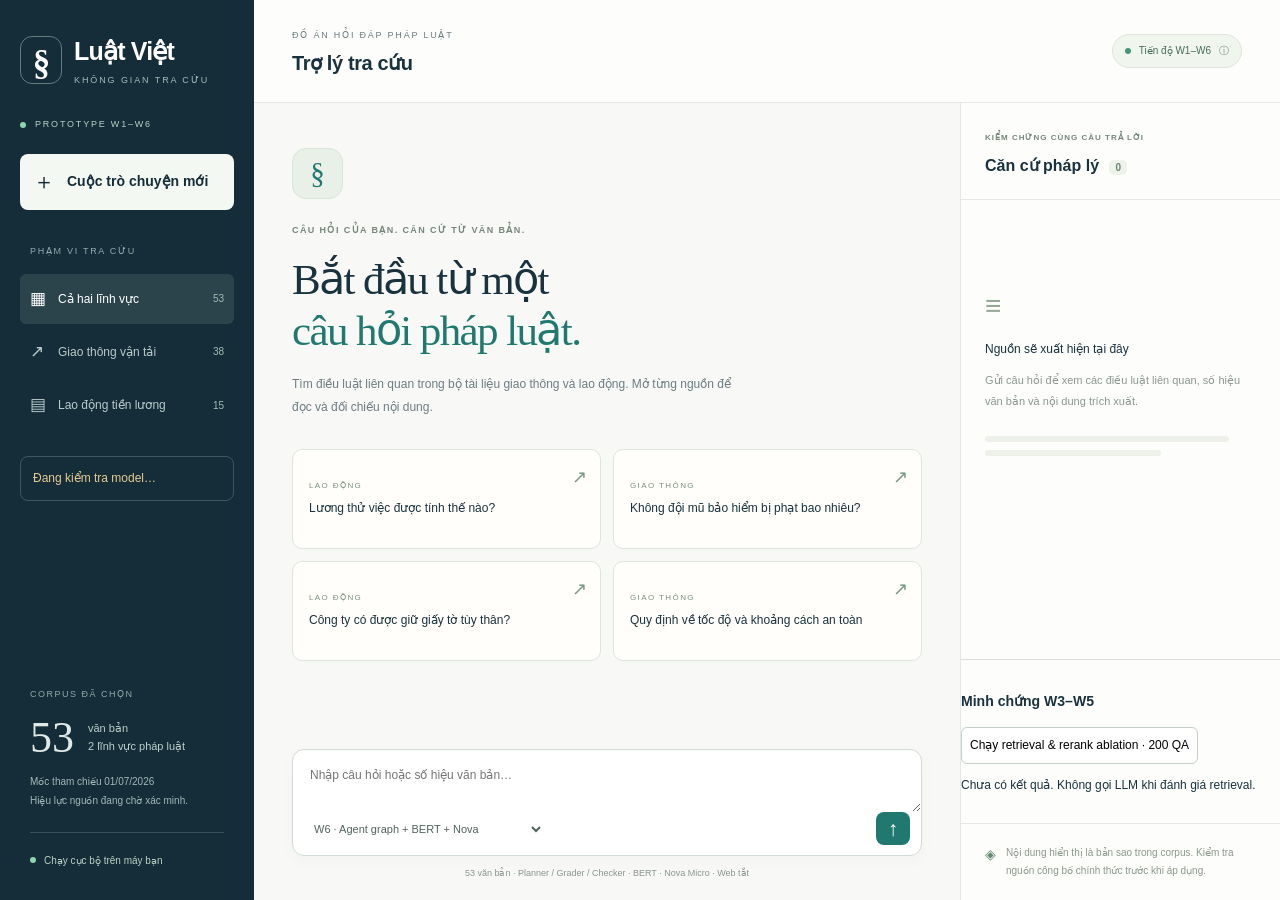
<file: W03/code/index.html>
<!doctype html>
<html lang="vi">
<head><meta charset="utf-8"><meta name="viewport" content="width=device-width,initial-scale=1"><title>Luật Việt · Prototype W1–W6</title><link rel="stylesheet" href="/style.css"><script src="/app.js" defer></script></head>
<body>
<aside class="sidebar">
  <a class="brand" href="/" aria-label="Luật Việt trang đầu"><span class="brand-icon">§</span><span>Luật Việt<small>KHÔNG GIAN TRA CỨU</small></span></a>
  <div class="edition"><i></i> PROTOTYPE W1–W6</div>
  <button class="new-chat" id="new-chat"><span>＋</span> Cuộc trò chuyện mới</button>
  <div class="nav-label">PHẠM VI TRA CỨU</div>
  <nav aria-label="Chọn lĩnh vực">
    <button class="scope active" data-domain="all"><span>▦</span> Cả hai lĩnh vực<span class="count">53</span></button>
    <button class="scope" data-domain="giaoThong_VanTai"><span>↗</span> Giao thông vận tải<span class="count">38</span></button>
    <button class="scope" data-domain="laoDong_TienLuong"><span>▤</span> Lao động tiền lương<span class="count">15</span></button>
  </nav>
  <div id="runtime-status" class="runtime-status" role="status">Đang kiểm tra model…</div><div class="sidebar-bottom"><span class="tiny-label">CORPUS ĐÃ CHỌN</span><div class="sidebar-stats"><strong>53</strong><span>văn bản<br>2 lĩnh vực pháp luật</span></div><p>Mốc tham chiếu 01/07/2026<br>Hiệu lực nguồn đang chờ xác minh.</p><div class="local"><i></i> Chạy cục bộ trên máy bạn</div></div>
</aside>
<main>
  <header><div><span class="breadcrumb">ĐỒ ÁN HỎI ĐÁP PHÁP LUẬT</span><h1>Trợ lý tra cứu</h1></div><button class="mode" id="mode-info"><i></i> Tiến độ W1–W6 <span>ⓘ</span></button></header>
  <div class="workspace">
    <section class="chat-column" aria-label="Hội thoại">
      <div class="scroll-area" id="scroll-area">
        <section class="welcome" id="welcome">
          <div class="hero-mark">§</div><div class="eyebrow">CÂU HỎI CỦA BẠN. CĂN CỨ TỪ VĂN BẢN.</div>
          <h2>Bắt đầu từ một<br><em>câu hỏi pháp luật.</em></h2>
          <p>Tìm điều luật liên quan trong bộ tài liệu giao thông và lao động. Mở từng nguồn để đọc và đối chiếu nội dung.</p>
          <div class="suggestions">
            <button data-question="Tiền lương thử việc phải bằng bao nhiêu phần trăm lương chính thức?" data-domain="laoDong_TienLuong"><span class="topic">LAO ĐỘNG</span><strong>Lương thử việc được tính thế nào?</strong><span class="arrow">↗</span></button>
            <button data-question="Đi xe máy không đội mũ bảo hiểm bị phạt như thế nào?" data-domain="giaoThong_VanTai"><span class="topic">GIAO THÔNG</span><strong>Không đội mũ bảo hiểm bị phạt bao nhiêu?</strong><span class="arrow">↗</span></button>
            <button data-question="Công ty có được giữ bản chính giấy tờ tùy thân của người lao động không?" data-domain="laoDong_TienLuong"><span class="topic">LAO ĐỘNG</span><strong>Công ty có được giữ giấy tờ tùy thân?</strong><span class="arrow">↗</span></button>
            <button data-question="Điều 12 của Luật 36/2024/QH15 quy định về tốc độ và khoảng cách thế nào?" data-domain="giaoThong_VanTai"><span class="topic">GIAO THÔNG</span><strong>Quy định về tốc độ và khoảng cách an toàn</strong><span class="arrow">↗</span></button>
          </div>
        </section>
        <div id="messages" aria-live="polite" aria-relevant="additions"></div>
      </div>
      <div class="composer-wrap"><form id="chat-form"><label class="sr-only" for="question">Câu hỏi pháp luật</label><textarea id="question" maxlength="1600" rows="2" placeholder="Nhập câu hỏi hoặc số hiệu văn bản…"></textarea><div class="composer-toolbar"><label class="sr-only" for="method">Phương pháp</label><select id="method"><option value="agentic">W6 · Agent graph + BERT + Nova</option><option value="rerank">W5 · Hybrid + RRF + CrossEncoder + Nova</option><option value="hybrid">W4 · BM25/Dense + RRF + Nova</option><option value="dense">W3 · Dense RAG baseline + Nova</option></select><button id="send" type="submit" aria-label="Gửi câu hỏi">↑</button></div></form><div class="composer-note">53 văn bản · Planner / Grader / Checker · BERT · Nova Micro · Web tắt</div></div>
    </section>
    <aside class="sources-column"><div class="sources-heading"><div class="eyebrow">KIỂM CHỨNG CÙNG CÂU TRẢ LỜI</div><h2>Căn cứ pháp lý <span id="source-count">0</span></h2></div><div id="sources"><div class="empty-source"><span>≡</span><h3>Nguồn sẽ xuất hiện tại đây</h3><p>Gửi câu hỏi để xem các điều luật liên quan, số hiệu văn bản và nội dung trích xuất.</p><div class="skeleton"></div><div class="skeleton short"></div></div></div><section class="evaluation-panel"><h3>Minh chứng W3–W5</h3><button id="evaluation-button">Chạy retrieval & rerank ablation · 200 QA</button><div id="evaluation-results"><p>Chưa có kết quả. Không gọi LLM khi đánh giá retrieval.</p></div></section><div class="source-footer"><span>◈</span><p>Nội dung hiển thị là bản sao trong corpus. Kiểm tra nguồn công bố chính thức trước khi áp dụng.</p></div></aside>
  </div>
</main>
<dialog id="source-dialog"><div class="dialog-top"><span class="eyebrow">NỘI DUNG NGUỒN TRONG CORPUS</span><button id="close-source" aria-label="Đóng nguồn">×</button></div><h2 id="dialog-title"></h2><p id="dialog-meta"></p><p class="source-warning">Ngày hiển thị là ngày ban hành. Tình trạng hiệu lực tại mốc 01/07/2026 chưa được kiểm chứng.</p><pre id="dialog-text"></pre><p id="dialog-file"></p></dialog>
<dialog id="mode-dialog"><div class="dialog-top"><span class="eyebrow">PHẠM VI DEMO W1–W6</span><button id="close-mode" aria-label="Đóng thông tin">×</button></div><h2>Từ corpus đến câu trả lời có nguồn</h2><p>W1: 53 văn bản thuộc hai lĩnh vực, mốc tham chiếu 01/07/2026 và 50 QA pilot. W2: parser Điều/Khoản/Điểm, metadata và corpus v1.</p><p>W3: Dense baseline trên 100 QA. W4: BM25/Dense + RRF, so sánh retrieval trên 150 QA. W5: CrossEncoder và rerank ablation trên 200 QA.</p><p>W6: Planner → multi-query Dense → RRF → CrossEncoder → BERT → Grader → tổng hợp → Checker. LangGraph ghi lại các node và nhánh thực tế. Tối đa hai vòng retrieval; citation giữ chỉ số 0-based của nguồn đầu vào.</p><p>W3–W5 vẫn là các chế độ baseline riêng. W6 dùng chính sách lỗi, giữ vòng tốt nhất và điều kiện sinh lại của project gốc. Checker không xác nhận hiệu lực pháp lý.</p><p>200 câu hỏi và hiệu lực nguồn đang chờ rà soát. QA dev gồm pilot, không phải test độc lập. Hội thoại không lưu xuống DB; web tắt. W6 có nhiều lời gọi Nova cho các vai trò agent.</p></dialog>
<div id="toast" role="status"></div>
</body></html>
</file>
<file: style.css>
:root{--navy:#142d38;--ink:#19323d;--muted:#6c7c82;--teal:#20786e;--line:#e5e9e6;--paper:#f8f9f6;--white:#fff}*{box-sizing:border-box}body{margin:0;background:var(--paper);color:var(--ink);font-family:"Segoe UI",Arial,sans-serif;font-size:14px;line-height:1.55;display:flex;min-height:100vh}button,a,textarea{font:inherit}button{cursor:pointer}button:focus-visible,a:focus-visible,textarea:focus-visible{outline:3px solid #80b9ad;outline-offset:3px}button:disabled{cursor:wait;opacity:.5}.sidebar{width:254px;flex:none;background:var(--navy);color:#dfe9e6;padding:32px 20px;min-height:100vh;display:flex;flex-direction:column}.brand{color:white;text-decoration:none;display:flex;align-items:center;gap:12px;font-size:25px;letter-spacing:-.8px;font-weight:600}.brand small{display:block;font-size:9px;letter-spacing:1.9px;color:#a5bbb9;margin-top:3px;font-weight:400}.brand-icon{font-family:Georgia,serif;font-size:35px;border:1px solid #607d80;width:42px;height:48px;text-align:center;border-radius:12px}.edition{font-size:9px;letter-spacing:1.8px;color:#b6d4c7;margin:30px 0 22px;display:flex;align-items:center;gap:9px}i{display:inline-block;width:6px;height:6px;background:#8cd5b1;border-radius:50%;flex:none}.new-chat{display:flex;align-items:center;gap:12px;width:100%;background:#f4f8f2;border:0;border-radius:8px;padding:11px 13px;font-weight:600;color:var(--navy)}.new-chat span{font-size:22px;font-weight:400}.nav-label{font-size:9px;letter-spacing:1.7px;color:#94acae;margin:35px 10px 12px}.scope{display:flex;align-items:center;gap:10px;width:100%;border:0;background:transparent;color:#b9cbcb;padding:12px 10px;border-radius:6px;text-align:left;font-size:12px;margin:3px 0}.scope.active{background:#2b444c;color:white}.scope:hover{background:#263f48}.scope>span:first-child{font-size:17px;width:18px}.count{margin-left:auto;color:#a3bbb5;font-size:10px}.sidebar-bottom{margin-top:auto;padding:48px 10px 0}.tiny-label{font-size:9px;letter-spacing:1.5px;color:#91aaa9}.sidebar-stats{display:flex;gap:14px;align-items:center;margin:12px 0}.sidebar-stats strong{font-family:Georgia,serif;font-size:44px;font-weight:400;line-height:1}.sidebar-stats span{font-size:11px;color:#bdd0cb}.sidebar-bottom p{font-size:10px;color:#a3b8b7;line-height:1.9}.local{border-top:1px solid #35505a;padding-top:20px;margin-top:22px;font-size:10px;display:flex;align-items:center;gap:8px;color:#bcd1c8}main{min-width:0;flex:1;height:100vh;display:flex;flex-direction:column}header{height:103px;flex:none;border-bottom:1px solid var(--line);display:flex;align-items:center;justify-content:space-between;padding:20px 38px;background:#fdfefb}.breadcrumb{font-size:9px;letter-spacing:1.8px;color:var(--muted)}h1{font-size:20px;font-weight:600;margin:4px 0 0;letter-spacing:-.4px}.mode{border:1px solid #dce6de;background:#f0f6ee;border-radius:30px;padding:8px 12px;display:flex;gap:8px;align-items:center;font-size:10px;color:#476b5d}.mode i{background:#45967b}.mode>span{color:#778a80}.workspace{display:grid;grid-template-columns:minmax(400px,1fr) 320px;flex:1;min-height:0}.chat-column{display:flex;flex-direction:column;min-height:0;min-width:0}.scroll-area{flex:1;overflow:auto;padding:0 38px;scroll-behavior:smooth}.welcome{max-width:700px;margin:0 auto;padding:45px 0 25px}.hero-mark{font-family:Georgia,serif;font-size:29px;color:var(--teal);background:#e8f0e7;border:1px solid #d9e5d7;border-radius:14px;width:51px;height:51px;display:grid;place-items:center;margin-bottom:25px}.eyebrow{font-size:9px;font-weight:600;letter-spacing:1.4px;color:#75867c}.welcome h2{font-family:Georgia,"Times New Roman",serif;font-size:43px;line-height:1.18;font-weight:400;letter-spacing:-1.6px;margin:17px 0 17px}.welcome h2 em{font-weight:400;font-style:normal;color:var(--teal)}.welcome>p{max-width:460px;color:var(--muted);font-size:12px;line-height:1.9}.suggestions{display:grid;grid-template-columns:1fr 1fr;gap:12px;margin-top:30px}.suggestions button{text-align:left;border:1px solid #dde5de;background:#fffefb;border-radius:10px;position:relative;padding:17px 30px 17px 16px;min-height:100px;color:var(--ink);transition:border-color .2s,transform .2s}.suggestions button:hover{border-color:#6d9e88;transform:translateY(-2px)}.topic{display:block;color:#7c8e80;font-size:8px;letter-spacing:1.4px;margin-bottom:7px}.suggestions strong{display:block;font-size:12px;line-height:1.6;font-weight:500}.arrow{position:absolute;right:13px;top:14px;color:#779884;font-size:18px}.composer-wrap{padding:15px 38px 19px;flex:none;background:var(--paper)}form{max-width:760px;margin:auto;border:1px solid #cfdcd4;border-radius:12px;background:white;box-shadow:0 5px 18px #142d3807;overflow:hidden}textarea{display:block;width:100%;resize:vertical;min-height:62px;max-height:160px;border:0;background:transparent;padding:16px 17px 5px;color:var(--ink);outline:none!important;font-size:12px}.composer-toolbar{padding:0 11px 10px 17px;display:flex;align-items:center;justify-content:space-between;gap:12px}.composer-toolbar>span{font-size:9px;color:#829188}#send{height:33px;width:34px;display:grid;place-items:center;border:0;background:var(--teal);color:#fff;border-radius:8px;font-size:21px}.composer-note{text-align:center;color:#8a948d;font-size:9px;margin-top:11px}.sources-column{border-left:1px solid var(--line);background:#fdfefb;display:flex;flex-direction:column;overflow:auto}.sources-heading{padding:29px 24px 20px;border-bottom:1px solid var(--line)}.sources-heading .eyebrow{font-size:8px;letter-spacing:1px}.sources-heading h2{font-size:16px;font-weight:600;margin:10px 0 0}.sources-heading h2 span{background:#edf2eb;color:#6c846e;border-radius:5px;font-size:10px;padding:2px 6px;margin-left:6px}#sources{padding:24px;flex:1}.empty-source{padding-top:60px}.empty-source>span{font-size:28px;color:#94a594;display:block}.empty-source h3{font-size:12px;font-weight:500;margin-top:12px}.empty-source p{font-size:11px;color:#8b9690;line-height:1.9}.skeleton{height:6px;background:#edf1e9;border-radius:4px;margin-top:24px;width:90%}.skeleton.short{width:65%;margin-top:8px}.source-footer{padding:20px 24px;border-top:1px solid var(--line);display:flex;gap:10px;color:#8a978c}.source-footer p{font-size:10px;line-height:1.8;margin:0}.source-footer>span{color:#638a72}.message{padding:23px 0;border-bottom:1px solid var(--line);max-width:760px;margin:auto}.message .role{font-size:9px;text-transform:uppercase;letter-spacing:1.2px;color:#7b8980;margin-bottom:9px;display:flex;align-items:center;gap:8px}.message.user .role{color:#506e7b}.message.user .message-text{font-size:15px;font-weight:500}.message-text{font-size:12px;line-height:1.9;white-space:pre-wrap;overflow-wrap:anywhere}.message.bot .role b{color:var(--teal);font-weight:600}.quote-card{background:#fffefb;border-left:2px solid #6b9f88;padding:12px 15px;margin-top:16px;border-radius:0 6px 6px 0}.quote-card h3{font-size:11px;color:#386956;margin:0 0 9px}.quote-card p{font-size:12px;line-height:1.9;white-space:pre-wrap;margin:0;color:#455c61;overflow-wrap:anywhere}.text-button{border:0;background:transparent;color:var(--teal);padding:9px 0 0;font-size:10px}.result-meta{display:flex;gap:12px;flex-wrap:wrap;color:#8b958e;font-size:9px;margin-top:16px}.source-card{padding:17px 0;border-bottom:1px solid var(--line)}.source-card:first-child{padding-top:0}.source-card .number{font-size:9px;color:#6c8977;margin-bottom:8px;letter-spacing:.5px}.source-card h3{font-size:12px;line-height:1.7;margin:5px 0}.source-card p{font-size:10px;color:#7c8b82;line-height:1.8;margin:6px 0}.source-card .article{font-size:11px;color:#465e55;margin-top:10px}.source-card button{padding:7px 11px;font-size:10px;background:#f2f6ee;border:1px solid #dce6d8;border-radius:6px;color:#47765b;margin-top:8px}.pending{font-size:10px;color:#7b8b80;padding:18px 0}.sr-only{position:absolute;width:1px;height:1px;overflow:hidden;clip:rect(0,0,0,0)}dialog{border:1px solid #dbe4d9;border-radius:14px;padding:25px 30px;max-width:740px;width:90%;max-height:85vh;color:var(--ink);box-shadow:0 20px 90px #102b3850}dialog::backdrop{background:#18313b66;backdrop-filter:blur(3px)}.dialog-top{display:flex;align-items:center;justify-content:space-between}.dialog-top button{border:0;background:transparent;font-size:27px;color:#6b8175}dialog h2{font-family:Georgia,serif;font-size:25px;font-weight:400;line-height:1.4}dialog p{font-size:12px;color:#6d7f78;line-height:1.9}dialog pre{white-space:pre-wrap;font:12px/1.95 "Segoe UI",sans-serif;overflow-wrap:anywhere}.source-warning{border-top:1px solid var(--line);padding-top:12px}.dialog-file{overflow-wrap:anywhere}#toast{position:fixed;left:50%;bottom:22px;transform:translateX(-50%);background:#183c38;color:white;border-radius:8px;padding:11px 18px;max-width:90%;font-size:12px;display:none;z-index:5}body.busy .scope{pointer-events:none}body.busy .new-chat{pointer-events:none}@media(min-width:1600px){.workspace{grid-template-columns:minmax(400px,1fr) 370px}.scroll-area{padding:0 65px}.composer-wrap{padding-left:65px;padding-right:65px}}@media(max-width:1150px){.sidebar{width:218px;padding:26px 15px}.workspace{grid-template-columns:minmax(340px,1fr) 270px}.scroll-area{padding:0 25px}.composer-wrap{padding-left:25px;padding-right:25px}.welcome h2{font-size:36px}.sources-heading,#sources{padding-left:18px;padding-right:18px}header{padding-left:25px;padding-right:25px}.scope{font-size:11px}}@media(max-width:940px){.sources-column{display:none}.workspace{display:flex}.chat-column{width:100%}.welcome{max-width:650px}.sidebar{width:215px}}@media(max-width:650px){body{display:block}.sidebar{width:100%;min-height:0;padding:15px 18px;display:block}.brand{font-size:21px}.brand-icon{width:32px;height:37px;font-size:26px}.brand small{font-size:8px}.edition,.sidebar-bottom,.nav-label,.new-chat{display:none}.sidebar nav{display:flex;gap:5px;margin-top:13px}.scope{margin:0;padding:8px;font-size:10px;justify-content:center}.scope>span:first-child,.count{display:none}.scope.active{background:#35554f}main{height:calc(100dvh - 123px);min-height:560px}header{height:76px;padding:12px 20px}h1{font-size:17px}.breadcrumb{font-size:8px}.mode{font-size:9px;padding:7px 9px}.scroll-area{padding:0 20px}.welcome{padding-top:25px}.hero-mark{width:42px;height:42px;margin-bottom:18px}.welcome h2{font-size:33px}.eyebrow{font-size:8px}.welcome>p{font-size:11px}.suggestions{gap:9px;margin-top:22px}.suggestions button{padding:12px 23px 12px 12px;min-height:100px}.suggestions strong{font-size:11px}.composer-wrap{padding:12px 15px}.composer-note{font-size:8px}.message.user .message-text{font-size:13px}dialog{padding:20px}.quote-card{padding:10px}.quote-card p{font-size:11px}}

.runtime-status{margin:22px 0 16px;padding:12px;border:1px solid #ffffff30;border-radius:8px;color:#e6cc92;font-size:12px;line-height:1.6;white-space:pre-line}.runtime-status.ready{color:#cce9da}#method{max-width:90%;font:inherit;font-size:11px;background:transparent;border:0;color:#52635e;padding:8px 0}.evaluation-panel{border-top:1px solid #ddd;margin-top:24px;padding:16px 0;font-size:12px;line-height:1.6}.evaluation-panel button{padding:8px;border:1px solid #c4cfc6;background:#fff;border-radius:6px;cursor:pointer}.evaluation-panel table{border-collapse:collapse;font-size:11px;width:100%}.evaluation-panel td,.evaluation-panel th{text-align:left;border-bottom:1px solid #ddd;padding:5px 3px}.trace{margin-top:16px;font-size:12px}.trace pre{white-space:pre-wrap}.highlight{border-left:2px solid #64856d;padding-left:10px;color:#385c43!important}

/* W8 session history and stage-event progress. */
.sidebar{height:100vh;overflow-y:auto}.history-section{margin-top:24px;min-height:100px}.history-heading{display:flex;justify-content:space-between;align-items:center;color:#afc9c1;font-size:10px;letter-spacing:1px}.history-heading button{border:0;background:transparent;color:#dce9e2;font-size:22px}.history-row{display:flex;align-items:center;margin:5px 0;position:relative;min-height:35px;border-radius:6px}.history-row.active{background:#35554f}.history-open{border:0;background:transparent;color:#dae5df;text-align:left;white-space:nowrap;overflow:hidden;text-overflow:ellipsis;flex:1;min-width:0;padding:8px;font-size:11px}.history-delete{border:0;background:transparent;color:#bfd0c8;padding:5px 8px;font-size:19px}.session-state{font-size:8px;color:#ebcd8c;position:absolute;bottom:-3px;right:5px}.history-note{font-size:9px;color:#9eb7b0}.sidebar-bottom{padding-top:18px}.progress{margin:16px 0;padding:12px;border:1px solid #dce5dd;border-radius:8px;font-size:11px;color:#61786e}.progress-list{max-height:125px;overflow:auto;padding-left:20px;margin-bottom:0}.progress-list li{padding:2px}.history-warning{color:#9b5b25;font-size:11px}#stop-stream{border:1px solid #d3ddd4;border-radius:6px;background:#fafbf8;color:#566f63;padding:6px;font-size:10px;white-space:nowrap}#stop-stream[hidden]{display:none}.history-section button:hover{background:#34564e}.result-meta .text-button{padding-top:0}
@media(max-width:650px){.sidebar{height:auto;overflow:visible}.new-chat{display:flex;margin-top:12px;padding:6px 10px;font-size:11px}.history-section{margin-top:12px;min-height:0}.history-heading{font-size:9px}.history-note{margin:3px 0}#chat-sessions{display:flex;gap:6px;overflow-x:auto}.history-row{flex:0 0 160px;margin:2px 0}.history-open{font-size:10px}.runtime-status{margin:8px 0 0;padding:5px 8px;font-size:10px}main{height:calc(100dvh - 290px);min-height:570px}.composer-toolbar{flex-wrap:wrap}#method{max-width:78%}}

@media(max-width:940px){.sources-column.mobile-open{display:flex;position:fixed;inset:12px;z-index:4;max-height:calc(100dvh - 24px);border:1px solid var(--line);border-radius:12px;box-shadow:0 10px 50px #142d3850}.mobile-open .sources-heading{flex:none}}
</file>
